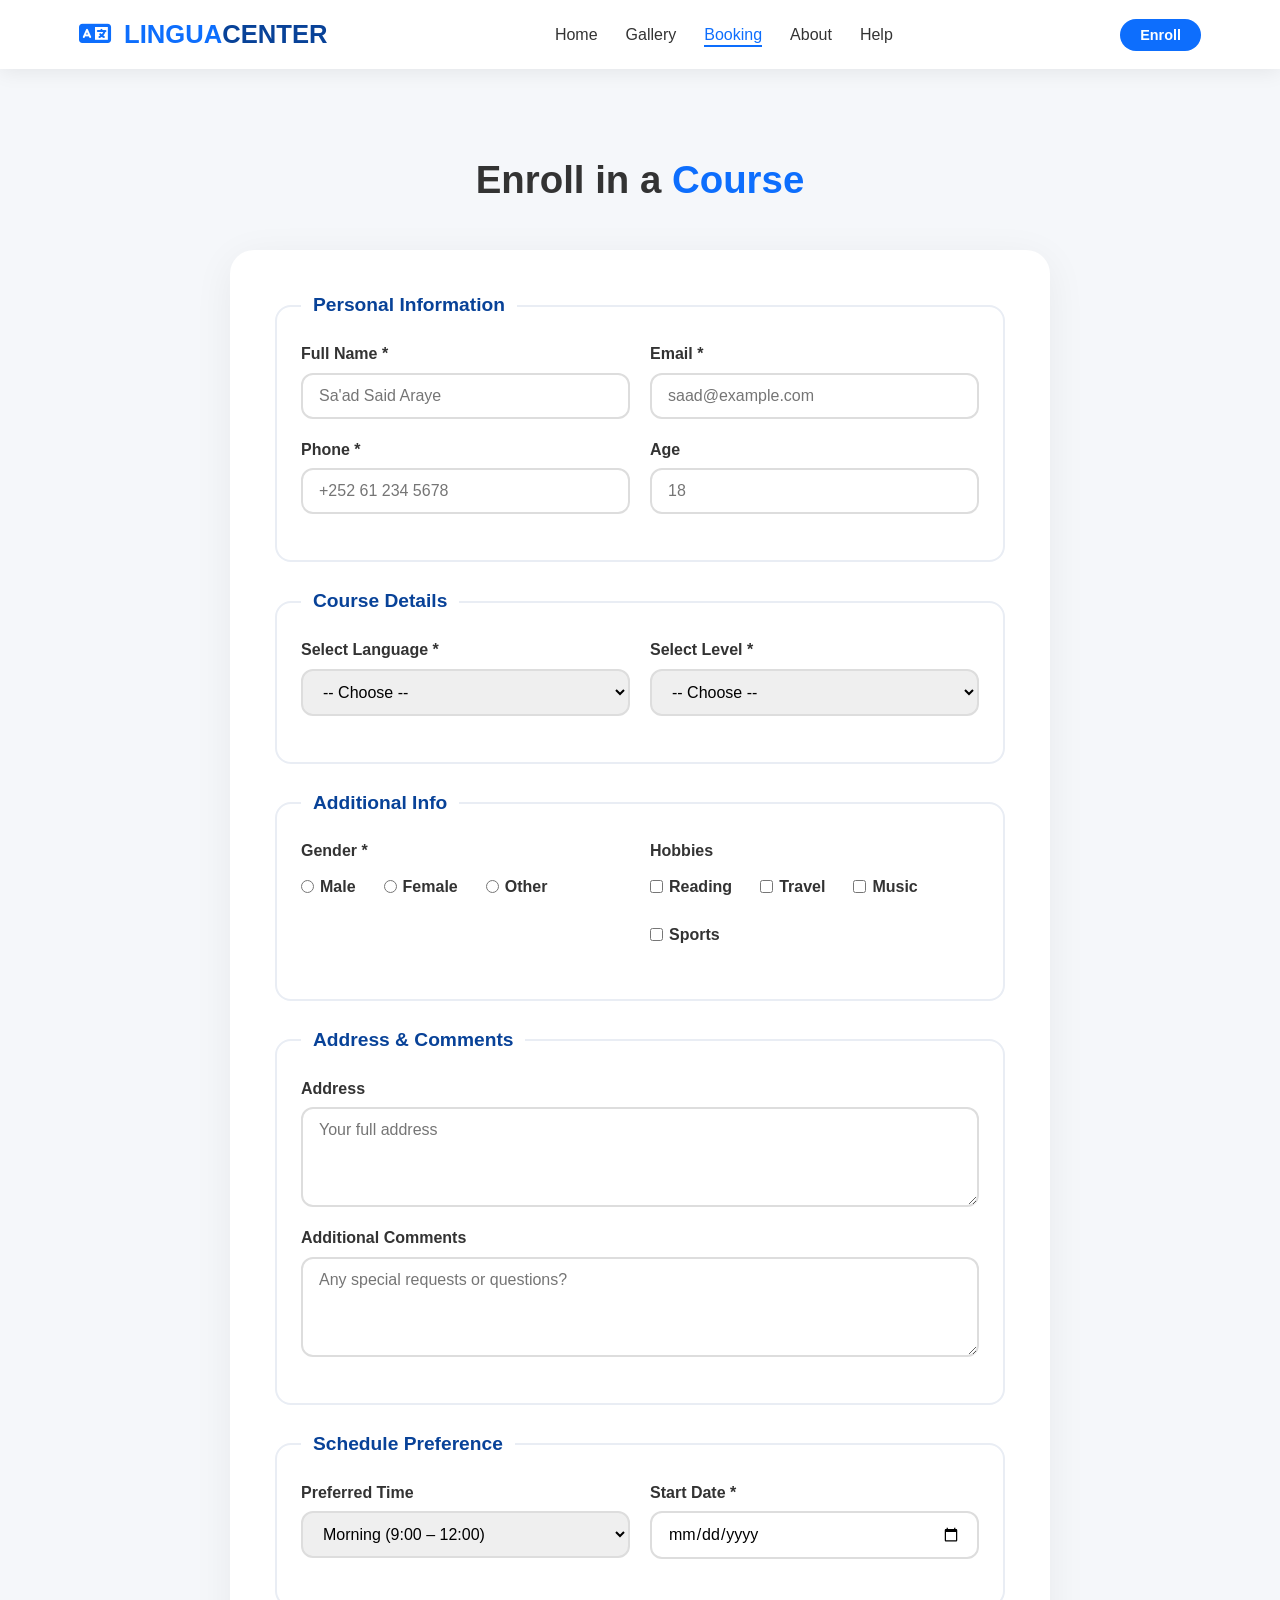
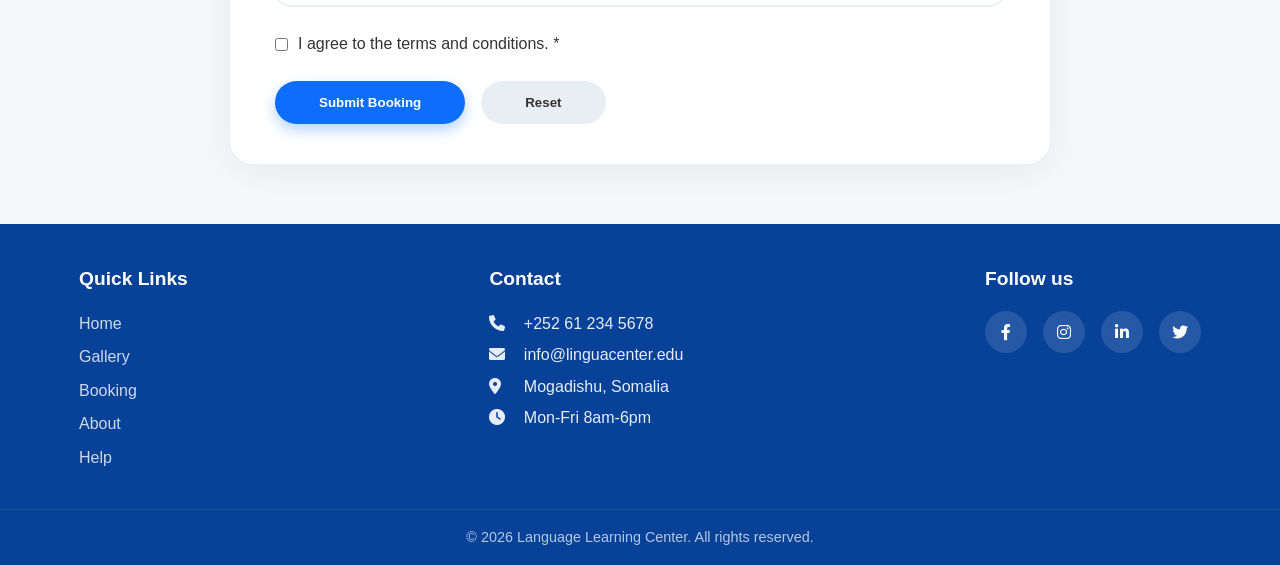
<file: booking.html>
<!DOCTYPE html>
<html lang="en">
<head>
    <meta charset="UTF-8" />
    <meta name="viewport" content="width=device-width, initial-scale=1.0" />
    <title>Booking - Language Learning Center</title>
    <link rel="stylesheet" href="https://cdnjs.cloudflare.com/ajax/libs/font-awesome/6.0.0-beta3/css/all.min.css" />
    <link rel="stylesheet" href="css/style.css" />
    <link rel="icon" href="favicon.ico" type="image/x-icon" />
</head>
<body>
    <header class="main-header">
        <div class="container nav-container">
            <div class="logo"><a href="index.html"><i class="fas fa-language"></i> LINGUA<span>CENTER</span></a></div>
            <nav class="main-nav" aria-label="Main navigation">
                <ul>
                    <li><a href="index.html">Home</a></li>
                    <li><a href="gallery.html">Gallery</a></li>
                    <li><a href="booking.html" class="active">Booking</a></li>
                    <li><a href="about.html">About</a></li>
                    <li><a href="help.html">Help</a></li>
                </ul>
            </nav>
            <div class="nav-cta"><a href="booking.html" class="btn-small">Enroll</a></div>
        </div>
    </header>

    <main>
        <section class="booking-page" aria-label="Booking form">
            <div class="container">
                <h2 class="section-title">Enroll in a <span>Course</span></h2>
                <form class="booking-form" action="#" method="post">
                    <!-- Personal Information -->
                    <fieldset>
                        <legend>Personal Information</legend>
                        <div class="form-row">
                            <div class="form-group">
                                <label for="fullname">Full Name *</label>
                                <input type="text" id="fullname" name="fullname" placeholder="Sa'ad Said Araye" required minlength="3" maxlength="50" />
                            </div>
                            <div class="form-group">
                                <label for="email">Email *</label>
                                <input type="email" id="email" name="email" placeholder="saad@example.com" required />
                            </div>
                        </div>
                        <div class="form-row">
                            <div class="form-group">
                                <label for="phone">Phone *</label>
                                <input type="tel" id="phone" name="phone" placeholder="+252 61 234 5678" required pattern="[0-9+\s\-]{8,20}" />
                            </div>
                            <div class="form-group">
                                <label for="age">Age</label>
                                <input type="number" id="age" name="age" min="5" max="99" placeholder="18" />
                            </div>
                        </div>
                    </fieldset>

                    <!-- Course Selection -->
                    <fieldset>
                        <legend>Course Details</legend>
                        <div class="form-row">
                            <div class="form-group">
                                <label for="language">Select Language *</label>
                                <select id="language" name="language" required>
                                    <option value="">-- Choose --</option>
                                    <option value="english">English</option>
                                    <option value="arabic">Arabic</option>
                                    <option value="french">French</option>
                                    <option value="turkish">Turkish</option>
                                    <option value="chinese">Chinese</option>
                                    <option value="spanish">Spanish</option>
                                </select>
                            </div>
                            <div class="form-group">
                                <label for="level">Select Level *</label>
                                <select id="level" name="level" required>
                                    <option value="">-- Choose --</option>
                                    <option value="beginner">Beginner</option>
                                    <option value="intermediate">Intermediate</option>
                                    <option value="advanced">Advanced</option>
                                </select>
                            </div>
                        </div>
                    </fieldset>

                    <!-- Gender & Hobbies -->
                    <fieldset>
                        <legend>Additional Info</legend>
                        <div class="form-row">
                            <div class="form-group">
                                <label>Gender *</label>
                                <div class="radio-group">
                                    <label><input type="radio" name="gender" value="male" required /> Male</label>
                                    <label><input type="radio" name="gender" value="female" /> Female</label>
                                    <label><input type="radio" name="gender" value="other" /> Other</label>
                                </div>
                            </div>
                            <div class="form-group">
                                <label>Hobbies</label>
                                <div class="checkbox-group">
                                    <label><input type="checkbox" name="hobbies" value="reading" /> Reading</label>
                                    <label><input type="checkbox" name="hobbies" value="travel" /> Travel</label>
                                    <label><input type="checkbox" name="hobbies" value="music" /> Music</label>
                                    <label><input type="checkbox" name="hobbies" value="sports" /> Sports</label>
                                </div>
                            </div>
                        </div>
                    </fieldset>

                    <!-- Address & Comments -->
                    <fieldset>
                        <legend>Address &amp; Comments</legend>
                        <div class="form-row">
                            <div class="form-group full-width">
                                <label for="address">Address</label>
                                <textarea id="address" name="address" rows="2" placeholder="Your full address"></textarea>
                            </div>
                        </div>
                        <div class="form-row">
                            <div class="form-group full-width">
                                <label for="comments">Additional Comments</label>
                                <textarea id="comments" name="comments" rows="3" placeholder="Any special requests or questions?"></textarea>
                            </div>
                        </div>
                    </fieldset>

                    <!-- Preferred Time & Date -->
                    <fieldset>
                        <legend>Schedule Preference</legend>
                        <div class="form-row">
                            <div class="form-group">
                                <label for="preftime">Preferred Time</label>
                                <select id="preftime" name="preftime">
                                    <option value="morning">Morning (9:00 – 12:00)</option>
                                    <option value="afternoon">Afternoon (13:00 – 16:00)</option>
                                    <option value="evening">Evening (17:00 – 20:00)</option>
                                </select>
                            </div>
                            <div class="form-group">
                                <label for="startdate">Start Date *</label>
                                <input type="date" id="startdate" name="startdate" required />
                            </div>
                        </div>
                    </fieldset>

                    <!-- Agreement -->
                    <div class="form-row" style="margin-top:8px;">
                        <div class="form-group full-width">
                            <label style="font-weight:400; display:flex; align-items:center; gap:10px; cursor:pointer;">
                                <input type="checkbox" name="agreement" required />
                                I agree to the terms and conditions. *
                            </label>
                        </div>
                    </div>

                    <!-- Buttons -->
                    <div class="form-actions">
                        <button type="submit" class="btn-primary">Submit Booking</button>
                        <button type="reset" class="btn-secondary">Reset</button>
                    </div>
                </form>
            </div>
        </section>
    </main>

    <footer class="main-footer">
        <div class="container footer-grid">
            <div class="footer-col">
                <h4>Quick Links</h4>
                <ul>
                    <li><a href="index.html">Home</a></li>
                    <li><a href="gallery.html">Gallery</a></li>
                    <li><a href="booking.html">Booking</a></li>
                    <li><a href="about.html">About</a></li>
                    <li><a href="help.html">Help</a></li>
                </ul>
            </div>
            <div class="footer-col">
                <h4>Contact</h4>
                <p><i class="fas fa-phone"></i> +252 61 234 5678</p>
                <p><i class="fas fa-envelope"></i> info@linguacenter.edu</p>
                <p><i class="fas fa-map-marker-alt"></i> Mogadishu, Somalia</p>
                <p><i class="fas fa-clock"></i> Mon-Fri 8am-6pm</p>
            </div>
            <div class="footer-col">
                <h4>Follow us</h4>
                <div class="social-icons">
                    <a href="#" aria-label="Facebook"><i class="fab fa-facebook-f"></i></a>
                    <a href="#" aria-label="Instagram"><i class="fab fa-instagram"></i></a>
                    <a href="#" aria-label="LinkedIn"><i class="fab fa-linkedin-in"></i></a>
                    <a href="#" aria-label="Twitter"><i class="fab fa-twitter"></i></a>
                </div>
            </div>
        </div>
        <div class="footer-bottom"><p>&copy; 2026 Language Learning Center. All rights reserved.</p></div>
    </footer>
</body>
                                </html>
</file>
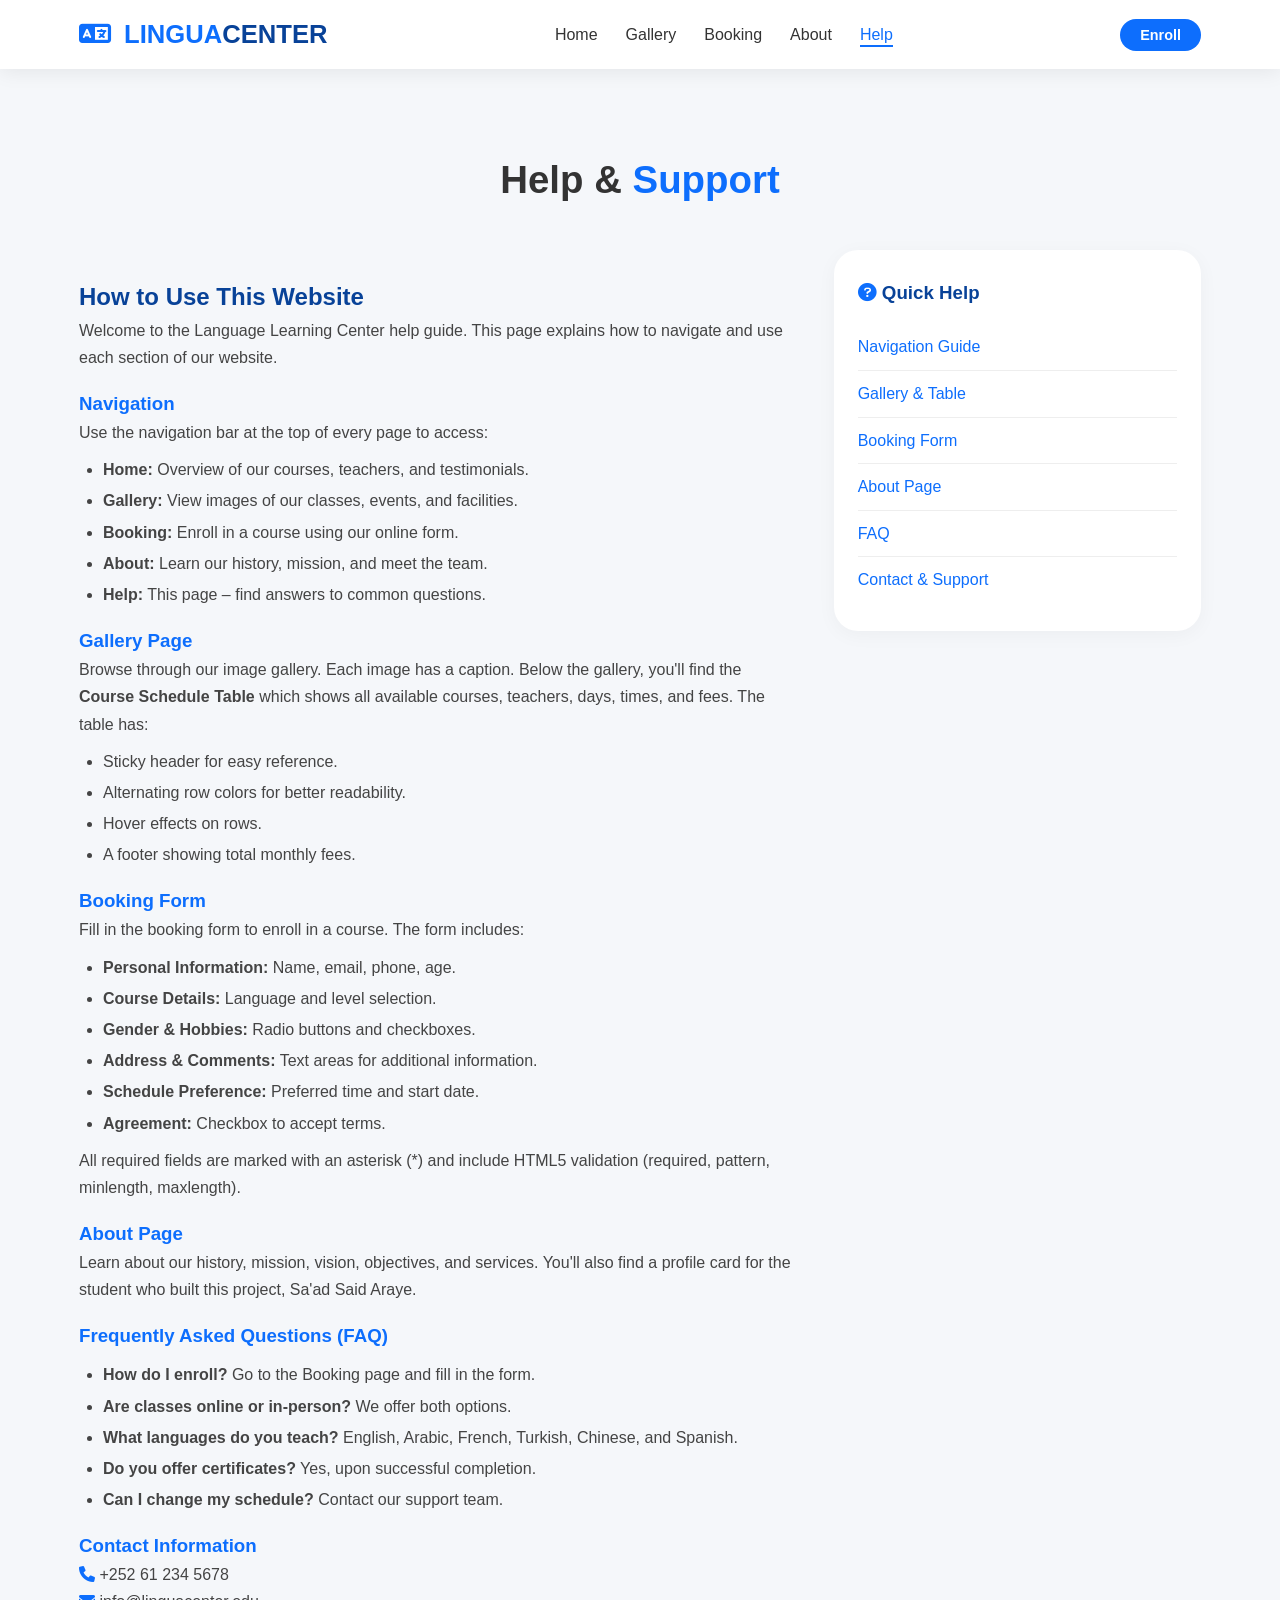
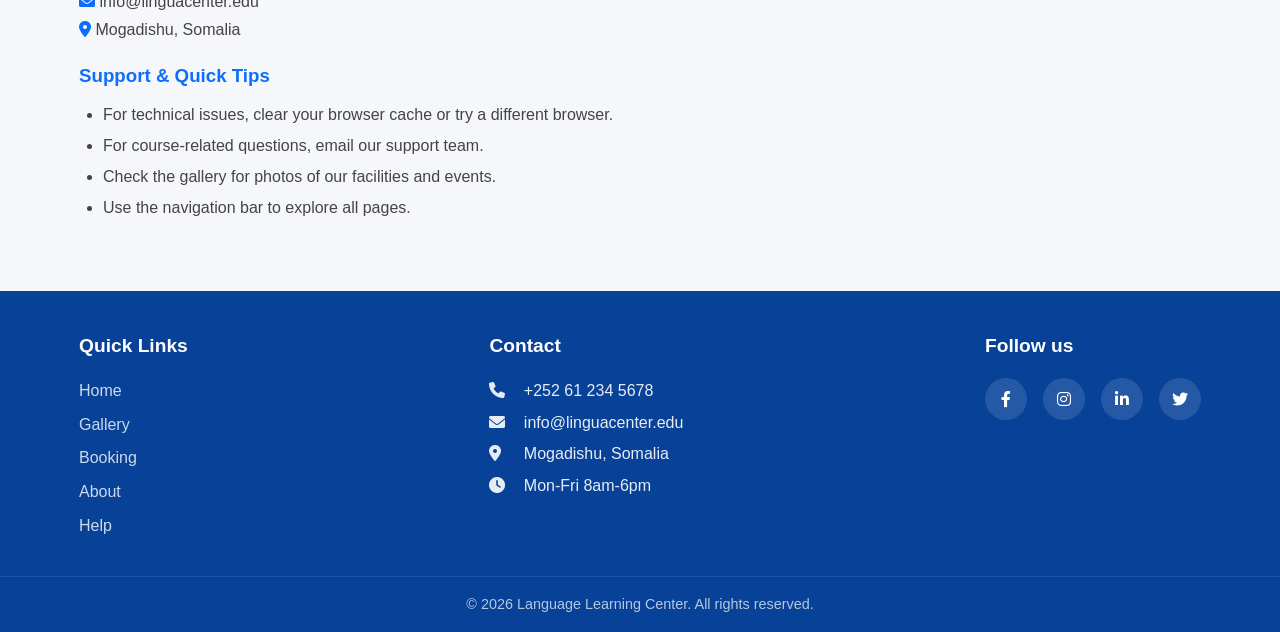
<file: help.html>
<!DOCTYPE html>
<html lang="en">
<head>
    <meta charset="UTF-8" />
    <meta name="viewport" content="width=device-width, initial-scale=1.0" />
    <title>Help - Language Learning Center</title>
    <link rel="stylesheet" href="https://cdnjs.cloudflare.com/ajax/libs/font-awesome/6.0.0-beta3/css/all.min.css" />
    <link rel="stylesheet" href="css/style.css" />
    <link rel="icon" href="favicon.ico" type="image/x-icon" />
</head>
<body>
    <header class="main-header">
        <div class="container nav-container">
            <div class="logo"><a href="index.html"><i class="fas fa-language"></i> LINGUA<span>CENTER</span></a></div>
            <nav class="main-nav" aria-label="Main navigation">
                <ul>
                    <li><a href="index.html">Home</a></li>
                    <li><a href="gallery.html">Gallery</a></li>
                    <li><a href="booking.html">Booking</a></li>
                    <li><a href="about.html">About</a></li>
                    <li><a href="help.html" class="active">Help</a></li>
                </ul>
            </nav>
            <div class="nav-cta"><a href="booking.html" class="btn-small">Enroll</a></div>
        </div>
    </header>

    <main>
        <section class="help-page" aria-label="Help and support">
            <div class="container">
                <h2 class="section-title">Help &amp; <span>Support</span></h2>
                <div class="help-grid">
                    <div class="help-main">
                        <h2>How to Use This Website</h2>
                        <p>Welcome to the Language Learning Center help guide. This page explains how to navigate and use each section of our website.</p>

                        <h3>Navigation</h3>
                        <p>Use the navigation bar at the top of every page to access:</p>
                        <ul>
                            <li><strong>Home:</strong> Overview of our courses, teachers, and testimonials.</li>
                            <li><strong>Gallery:</strong> View images of our classes, events, and facilities.</li>
                            <li><strong>Booking:</strong> Enroll in a course using our online form.</li>
                            <li><strong>About:</strong> Learn our history, mission, and meet the team.</li>
                            <li><strong>Help:</strong> This page – find answers to common questions.</li>
                        </ul>

                        <h3>Gallery Page</h3>
                        <p>Browse through our image gallery. Each image has a caption. Below the gallery, you'll find the <strong>Course Schedule Table</strong> which shows all available courses, teachers, days, times, and fees. The table has:</p>
                        <ul>
                            <li>Sticky header for easy reference.</li>
                            <li>Alternating row colors for better readability.</li>
                            <li>Hover effects on rows.</li>
                            <li>A footer showing total monthly fees.</li>
                        </ul>

                        <h3>Booking Form</h3>
                        <p>Fill in the booking form to enroll in a course. The form includes:</p>
                        <ul>
                            <li><strong>Personal Information:</strong> Name, email, phone, age.</li>
                            <li><strong>Course Details:</strong> Language and level selection.</li>
                            <li><strong>Gender &amp; Hobbies:</strong> Radio buttons and checkboxes.</li>
                            <li><strong>Address &amp; Comments:</strong> Text areas for additional information.</li>
                            <li><strong>Schedule Preference:</strong> Preferred time and start date.</li>
                            <li><strong>Agreement:</strong> Checkbox to accept terms.</li>
                        </ul>
                        <p>All required fields are marked with an asterisk (*) and include HTML5 validation (required, pattern, minlength, maxlength).</p>

                        <h3>About Page</h3>
                        <p>Learn about our history, mission, vision, objectives, and services. You'll also find a profile card for the student who built this project, Sa'ad Said Araye.</p>

                        <h3>Frequently Asked Questions (FAQ)</h3>
                        <ul>
                            <li><strong>How do I enroll?</strong> Go to the Booking page and fill in the form.</li>
                            <li><strong>Are classes online or in-person?</strong> We offer both options.</li>
                            <li><strong>What languages do you teach?</strong> English, Arabic, French, Turkish, Chinese, and Spanish.</li>
                            <li><strong>Do you offer certificates?</strong> Yes, upon successful completion.</li>
                            <li><strong>Can I change my schedule?</strong> Contact our support team.</li>
                        </ul>

                        <h3>Contact Information</h3>
                        <p><i class="fas fa-phone" style="color:#0D6EFD;"></i> +252 61 234 5678</p>
                        <p><i class="fas fa-envelope" style="color:#0D6EFD;"></i> info@linguacenter.edu</p>
                        <p><i class="fas fa-map-marker-alt" style="color:#0D6EFD;"></i> Mogadishu, Somalia</p>

                        <h3>Support &amp; Quick Tips</h3>
                        <ul>
                            <li>For technical issues, clear your browser cache or try a different browser.</li>
                            <li>For course-related questions, email our support team.</li>
                            <li>Check the gallery for photos of our facilities and events.</li>
                            <li>Use the navigation bar to explore all pages.</li>
                        </ul>
                    </div>

                    <!-- Sidebar -->
                    <aside class="help-sidebar" aria-label="Quick help links">
                        <h3><i class="fas fa-question-circle" style="color:#0D6EFD;"></i> Quick Help</h3>
                        <ul>
                            <li><a href="#navigation">Navigation Guide</a></li>
                            <li><a href="#gallery">Gallery &amp; Table</a></li>
                            <li><a href="#booking">Booking Form</a></li>
                            <li><a href="#about">About Page</a></li>
                            <li><a href="#faq">FAQ</a></li>
                            <li><a href="#contact">Contact &amp; Support</a></li>
                        </ul>
                    </aside>
                </div>
            </div>
        </section>
    </main>

    <footer class="main-footer">
        <div class="container footer-grid">
            <div class="footer-col">
                <h4>Quick Links</h4>
                <ul>
                    <li><a href="index.html">Home</a></li>
                    <li><a href="gallery.html">Gallery</a></li>
                    <li><a href="booking.html">Booking</a></li>
                    <li><a href="about.html">About</a></li>
                    <li><a href="help.html">Help</a></li>
                </ul>
            </div>
            <div class="footer-col">
                <h4>Contact</h4>
                <p><i class="fas fa-phone"></i> +252 61 234 5678</p>
                <p><i class="fas fa-envelope"></i> info@linguacenter.edu</p>
                <p><i class="fas fa-map-marker-alt"></i> Mogadishu, Somalia</p>
                <p><i class="fas fa-clock"></i> Mon-Fri 8am-6pm</p>
            </div>
            <div class="footer-col">
                <h4>Follow us</h4>
                <div class="social-icons">
                    <a href="#" aria-label="Facebook"><i class="fab fa-facebook-f"></i></a>
                    <a href="#" aria-label="Instagram"><i class="fab fa-instagram"></i></a>
                    <a href="#" aria-label="LinkedIn"><i class="fab fa-linkedin-in"></i></a>
                    <a href="#" aria-label="Twitter"><i class="fab fa-twitter"></i></a>
                </div>
            </div>
        </div>
        <div class="footer-bottom"><p>&copy; 2026 Language Learning Center. All rights reserved.</p></div>
    </footer>
</body>
                       </html>
</file>
<file: css/style.css>
/* ============================================================
   GLOBAL STYLES & RESET
   ============================================================ */

* {
    margin: 0;
    padding: 0;
    box-sizing: border-box;
}

body {
    font-family: Arial, Helvetica, sans-serif;
    background-color: #FFFFFF;
    color: #333333;
    line-height: 1.6;
}

a {
    text-decoration: none;
    color: inherit;
}

ul {
    list-style: none;
}

img {
    max-width: 100%;
    display: block;
}

.container {
    width: 90%;
    max-width: 1200px;
    margin: 0 auto;
    padding: 0 15px;
}

/* ============================================================
   BUTTONS
   ============================================================ */

.btn-primary {
    display: inline-block;
    background: #0D6EFD;
    color: #FFFFFF;
    padding: 14px 34px;
    border-radius: 50px;
    font-weight: bold;
    transition: background 0.3s ease, transform 0.2s ease;
    border: none;
    cursor: pointer;
    box-shadow: 0 6px 14px rgba(13, 110, 253, 0.3);
}

.btn-primary:hover {
    background: #084298;
    transform: translateY(-3px);
}

.btn-secondary {
    display: inline-block;
    background: transparent;
    color: #FFFFFF;
    padding: 14px 34px;
    border-radius: 50px;
    font-weight: bold;
    border: 2px solid #FFFFFF;
    transition: background 0.3s ease, transform 0.2s ease;
}

.btn-secondary:hover {
    background: rgba(255, 255, 255, 0.15);
    transform: translateY(-3px);
}

.btn-outline {
    display: inline-block;
    padding: 10px 24px;
    border: 2px solid #0D6EFD;
    color: #0D6EFD;
    border-radius: 50px;
    font-weight: bold;
    transition: all 0.3s ease;
}

.btn-outline:hover {
    background: #0D6EFD;
    color: #FFFFFF;
}

.btn-small {
    background: #0D6EFD;
    color: #FFFFFF;
    padding: 8px 20px;
    border-radius: 50px;
    font-weight: bold;
    transition: background 0.3s ease;
}

.btn-small:hover {
    background: #084298;
}

.section-title {
    font-size: 2.4rem;
    text-align: center;
    margin-bottom: 2.5rem;
    color: #333333;
}

.section-title span {
    color: #0D6EFD;
}

/* ============================================================
   HEADER / NAVIGATION (sticky)
   ============================================================ */

.main-header {
    position: sticky;
    top: 0;
    z-index: 1000;
    background: rgba(255, 255, 255, 0.95);
    backdrop-filter: blur(8px);
    box-shadow: 0 2px 20px rgba(0, 0, 0, 0.08);
    padding: 14px 0;
}

.nav-container {
    display: flex;
    justify-content: space-between;
    align-items: center;
}

.logo a {
    font-size: 1.6rem;
    font-weight: bold;
    color: #0D6EFD;
}

.logo a span {
    color: #084298;
}

.logo i {
    margin-right: 6px;
}

.main-nav ul {
    display: flex;
    gap: 28px;
}

.main-nav ul li a {
    font-weight: 500;
    color: #333333;
    transition: color 0.3s ease;
    position: relative;
}

.main-nav ul li a::after {
    content: '';
    position: absolute;
    bottom: -4px;
    left: 0;
    width: 0;
    height: 2px;
    background: #0D6EFD;
    transition: width 0.3s ease;
}

.main-nav ul li a:hover::after,
.main-nav ul li a.active::after {
    width: 100%;
}

.main-nav ul li a:hover,
.main-nav ul li a.active {
    color: #0D6EFD;
}

.nav-cta .btn-small {
    font-size: 0.9rem;
}

/* ============================================================
   HERO SECTION
   ============================================================ */

.hero {
    position: relative;
    background: linear-gradient(135deg, #084298 0%, #0D6EFD 100%);
    min-height: 85vh;
    display: flex;
    align-items: center;
    text-align: center;
    color: #FFFFFF;
    padding: 40px 0;
    overflow: hidden;
}

.hero-overlay {
    position: absolute;
    inset: 0;
    background: url('../images/hero.jpg') center/cover no-repeat;
    opacity: 0.25;
    mix-blend-mode: overlay;
}

.hero-content {
    position: relative;
    z-index: 2;
    max-width: 800px;
    margin: 0 auto;
}

.hero-content h1 {
    font-size: 3.8rem;
    margin-bottom: 18px;
    text-shadow: 0 4px 20px rgba(0, 0, 0, 0.25);
}

.hero-content p {
    font-size: 1.25rem;
    margin-bottom: 32px;
    opacity: 0.95;
}

.hero-buttons {
    display: flex;
    justify-content: center;
    gap: 20px;
    flex-wrap: wrap;
}

/* Wave divider */
.wave-divider {
    position: absolute;
    bottom: 0;
    left: 0;
    width: 100%;
    height: 60px;
    overflow: hidden;
    z-index: 2;
}

.wave-divider svg {
    width: 100%;
    height: 100%;
    display: block;
}

/* ============================================================
   POPULAR COURSES
   ============================================================ */

.courses {
    padding: 70px 0;
    background: #FFFFFF;
}

.course-grid {
    display: flex;
    flex-wrap: wrap;
    gap: 30px;
    justify-content: center;
}

.course-card {
    flex: 1 1 280px;
    max-width: 340px;
    background: #FFFFFF;
    border-radius: 20px;
    overflow: hidden;
    box-shadow: 0 8px 30px rgba(0, 0, 0, 0.08);
    transition: transform 0.4s ease, box-shadow 0.4s ease;
}

.course-card:hover {
    transform: translateY(-12px);
    box-shadow: 0 16px 48px rgba(13, 110, 253, 0.18);
}

.course-card figure {
    height: 180px;
    overflow: hidden;
}

.course-card figure img {
    width: 100%;
    height: 100%;
    object-fit: cover;
    transition: transform 0.5s ease;
}

.course-card:hover figure img {
    transform: scale(1.06);
}

.course-info {
    padding: 22px 20px 26px;
    text-align: center;
}

.course-info h3 {
    font-size: 1.5rem;
    color: #084298;
}

.course-info p {
    margin: 10px 0 16px;
    color: #666;
}

/* ============================================================
   WHY CHOOSE US
   ============================================================ */

.why-choose {
    padding: 60px 0;
    background: #F5F7FA;
}

.features-grid {
    display: flex;
    flex-wrap: wrap;
    gap: 30px;
    justify-content: center;
}

.feature-item {
    flex: 1 1 180px;
    max-width: 200px;
    text-align: center;
    padding: 20px 10px;
    background: #FFFFFF;
    border-radius: 20px;
    box-shadow: 0 4px 16px rgba(0, 0, 0, 0.04);
    transition: transform 0.3s ease;
}

.feature-item:hover {
    transform: scale(1.04);
}

.feature-item i {
    font-size: 2.6rem;
    color: #0D6EFD;
    margin-bottom: 12px;
}

.feature-item h3 {
    font-size: 1.1rem;
    color: #084298;
}

.feature-item p {
    font-size: 0.9rem;
    color: #666;
    margin-top: 6px;
}

/* ============================================================
   TEACHERS
   ============================================================ */

.teachers {
    padding: 60px 0;
    background: #FFFFFF;
}

.teacher-grid {
    display: flex;
    flex-wrap: wrap;
    gap: 30px;
    justify-content: center;
}

.teacher-card {
    flex: 1 1 220px;
    max-width: 260px;
    text-align: center;
    padding: 20px 16px 24px;
    background: #F5F7FA;
    border-radius: 24px;
    transition: all 0.3s ease;
}

.teacher-card:hover {
    background: #FFFFFF;
    box-shadow: 0 12px 32px rgba(0, 0, 0, 0.08);
    transform: translateY(-8px);
}

.teacher-card img {
    width: 100px;
    height: 100px;
    border-radius: 50%;
    object-fit: cover;
    margin: 0 auto 12px;
    border: 4px solid #0D6EFD;
}

.teacher-card h4 {
    font-size: 1.2rem;
    color: #084298;
}

.teacher-card p {
    color: #0D6EFD;
    font-weight: 500;
}

.teacher-card span {
    display: block;
    font-size: 0.9rem;
    color: #666;
    margin: 4px 0;
}

.stars {
    color: #f5b342;
    letter-spacing: 2px;
}

/* ============================================================
   STATISTICS
   ============================================================ */

.stats {
    padding: 60px 0;
    background: linear-gradient(135deg, #084298, #0D6EFD);
    color: #FFFFFF;
}

.stats-grid {
    display: flex;
    flex-wrap: wrap;
    justify-content: space-around;
    text-align: center;
    gap: 30px;
}

.stat-num {
    font-size: 3rem;
    font-weight: bold;
    display: block;
}

/* ============================================================
   TESTIMONIALS
   ============================================================ */

.testimonials {
    padding: 60px 0;
    background: #F5F7FA;
}

.testimonial-grid {
    display: flex;
    flex-wrap: wrap;
    gap: 30px;
    justify-content: center;
}

.testimonial-card {
    flex: 1 1 240px;
    max-width: 300px;
    background: #FFFFFF;
    padding: 28px 20px;
    border-radius: 24px;
    text-align: center;
    box-shadow: 0 4px 16px rgba(0, 0, 0, 0.04);
    transition: transform 0.3s ease;
}

.testimonial-card:hover {
    transform: translateY(-6px);
}

.testimonial-card img {
    width: 70px;
    height: 70px;
    border-radius: 50%;
    object-fit: cover;
    margin: 0 auto 12px;
}

.testimonial-card h4 {
    color: #084298;
}

.testimonial-card p {
    font-style: italic;
    margin: 10px 0;
    color: #444;
}

/* ============================================================
   NEWSLETTER
   ============================================================ */

.newsletter {
    padding: 50px 0;
    background: #FFFFFF;
    text-align: center;
}

.newsletter h3 {
    font-size: 2rem;
    color: #084298;
}

.newsletter p {
    margin-bottom: 20px;
    color: #555;
}

.newsletter-form {
    display: flex;
    flex-wrap: wrap;
    justify-content: center;
    gap: 12px;
    max-width: 500px;
    margin: 0 auto;
}

.newsletter-form input {
    flex: 1 1 220px;
    padding: 14px 20px;
    border: 2px solid #ddd;
    border-radius: 50px;
    font-size: 1rem;
    outline: none;
    transition: border-color 0.3s ease;
}

.newsletter-form input:focus {
    border-color: #0D6EFD;
}

/* ============================================================
   FOOTER
   ============================================================ */

.main-footer {
    background: #084298;
    color: #FFFFFF;
    padding: 40px 0 0;
}

.footer-grid {
    display: flex;
    flex-wrap: wrap;
    gap: 40px;
    justify-content: space-between;
}

.footer-col h4 {
    margin-bottom: 16px;
    font-size: 1.2rem;
}

.footer-col ul li {
    margin-bottom: 8px;
}

.footer-col ul li a {
    opacity: 0.8;
    transition: opacity 0.3s ease;
}

.footer-col ul li a:hover {
    opacity: 1;
}

.footer-col p {
    margin-bottom: 6px;
    opacity: 0.9;
}

.footer-col p i {
    margin-right: 10px;
    width: 20px;
}

.social-icons {
    display: flex;
    gap: 16px;
    margin-top: 10px;
}

.social-icons a {
    display: inline-flex;
    align-items: center;
    justify-content: center;
    width: 42px;
    height: 42px;
    border-radius: 50%;
    background: rgba(255, 255, 255, 0.12);
    transition: background 0.3s ease, transform 0.3s ease;
}

.social-icons a:hover {
    background: #0D6EFD;
    transform: scale(1.08);
}

.footer-bottom {
    margin-top: 30px;
    padding: 16px 0;
    border-top: 1px solid rgba(255, 255, 255, 0.12);
    text-align: center;
    font-size: 0.9rem;
    opacity: 0.7;
}

/* ============================================================
   GALLERY PAGE
   ============================================================ */

.gallery-page {
    padding: 80px 0 60px;
    background: #F5F7FA;
}

.gallery-grid {
    display: flex;
    flex-wrap: wrap;
    gap: 25px;
    justify-content: center;
}

.gallery-item {
    flex: 1 1 240px;
    max-width: 300px;
    border-radius: 16px;
    overflow: hidden;
    box-shadow: 0 6px 24px rgba(0, 0, 0, 0.08);
    transition: transform 0.4s ease, box-shadow 0.4s ease;
}

.gallery-item:hover {
    transform: scale(1.04);
    box-shadow: 0 12px 40px rgba(13, 110, 253, 0.2);
}

.gallery-item img {
    width: 100%;
    height: 220px;
    object-fit: cover;
    transition: transform 0.5s ease;
}

.gallery-item:hover img {
    transform: scale(1.08);
}

.gallery-item figcaption {
    padding: 14px;
    background: #FFFFFF;
    text-align: center;
    font-weight: 500;
    color: #084298;
}

/* Course Schedule Table */
.schedule-section {
    padding: 60px 0;
    background: #FFFFFF;
}

.table-wrapper {
    overflow-x: auto;
}

.schedule-table {
    width: 100%;
    border-collapse: collapse;
    border-radius: 16px;
    overflow: hidden;
    box-shadow: 0 4px 20px rgba(0, 0, 0, 0.06);
}

.schedule-table thead {
    position: sticky;
    top: 0;
    z-index: 10;
}

.schedule-table thead tr {
    background: #0D6EFD;
    color: #FFFFFF;
}

.schedule-table th {
    padding: 16px 20px;
    text-align: left;
    font-weight: 600;
}

.schedule-table td {
    padding: 14px 20px;
    border-bottom: 1px solid #eee;
}

.schedule-table tbody tr:nth-child(even) {
    background: #F5F7FA;
}

.schedule-table tbody tr:hover {
    background: #e3edfe;
    transition: background 0.2s ease;
}

.schedule-table tfoot tr {
    background: #084298;
    color: #FFFFFF;
    font-weight: bold;
}

.schedule-table tfoot td {
    padding: 14px 20px;
}

/* ============================================================
   BOOKING PAGE
   ============================================================ */

.booking-page {
    padding: 80px 0 60px;
    background: #F5F7FA;
}

.booking-form {
    background: #FFFFFF;
    padding: 40px 45px;
    border-radius: 24px;
    max-width: 820px;
    margin: 0 auto;
    box-shadow: 0 8px 40px rgba(0, 0, 0, 0.06);
}

.booking-form fieldset {
    border: 2px solid #e9edf4;
    border-radius: 16px;
    padding: 20px 24px 28px;
    margin-bottom: 24px;
}

.booking-form legend {
    font-size: 1.2rem;
    font-weight: bold;
    color: #084298;
    padding: 0 12px;
}

.booking-form .form-row {
    display: flex;
    flex-wrap: wrap;
    gap: 20px;
    margin-bottom: 18px;
}

.booking-form .form-group {
    flex: 1 1 200px;
    display: flex;
    flex-direction: column;
}

.booking-form .form-group label {
    font-weight: 600;
    margin-bottom: 6px;
    color: #333;
}

.booking-form .form-group input,
.booking-form .form-group select,
.booking-form .form-group textarea {
    padding: 12px 16px;
    border: 2px solid #ddd;
    border-radius: 12px;
    font-size: 1rem;
    transition: border-color 0.3s ease;
    font-family: inherit;
}

.booking-form .form-group input:focus,
.booking-form .form-group select:focus,
.booking-form .form-group textarea:focus {
    border-color: #0D6EFD;
    outline: none;
}

.booking-form .form-group textarea {
    resize: vertical;
    min-height: 100px;
}

.radio-group,
.checkbox-group {
    display: flex;
    flex-wrap: wrap;
    gap: 16px 28px;
    padding-top: 4px;
}

.radio-group label,
.checkbox-group label {
    font-weight: 400;
    display: flex;
    align-items: center;
    gap: 6px;
    cursor: pointer;
}

.booking-form .full-width {
    flex: 1 1 100%;
}

.booking-form .form-actions {
    display: flex;
    flex-wrap: wrap;
    gap: 16px;
    margin-top: 10px;
}

.booking-form .btn-primary {
    padding: 14px 44px;
}

.booking-form .btn-secondary {
    background: #e9edf4;
    color: #333;
    border: none;
    padding: 14px 44px;
    border-radius: 50px;
    font-weight: bold;
    cursor: pointer;
    transition: background 0.3s ease;
}

.booking-form .btn-secondary:hover {
    background: #d5dce8;
}

/* ============================================================
   ABOUT PAGE
   ============================================================ */

.about-page {
    padding: 80px 0 60px;
    background: #F5F7FA;
}

.about-grid {
    display: flex;
    flex-wrap: wrap;
    gap: 40px;
    justify-content: center;
}

.about-content {
    flex: 2 1 500px;
}

.about-content h2 {
    color: #084298;
    margin-top: 24px;
}

.about-content p {
    margin: 10px 0;
    color: #444;
}

.about-content ul {
    list-style: disc;
    padding-left: 24px;
    margin: 10px 0;
}

.about-content ul li {
    margin-bottom: 6px;
    color: #444;
}

/* Student Profile Card */
.profile-card {
    flex: 1 1 320px;
    max-width: 380px;
    background: #FFFFFF;
    padding: 32px 28px;
    border-radius: 24px;
    text-align: center;
    box-shadow: 0 8px 32px rgba(0, 0, 0, 0.06);
    border-top: 6px solid #0D6EFD;
}

.profile-card .avatar {
    width: 120px;
    height: 120px;
    border-radius: 50%;
    background: #0D6EFD;
    color: #FFFFFF;
    display: flex;
    align-items: center;
    justify-content: center;
    font-size: 3rem;
    font-weight: bold;
    margin: 0 auto 16px;
}

.profile-card h3 {
    color: #084298;
    font-size: 1.6rem;
}

.profile-card .role {
    color: #0D6EFD;
    font-weight: 600;
}

.profile-card .detail {
    margin: 8px 0;
    color: #555;
}

.profile-card .detail strong {
    color: #333;
}

/* ============================================================
   HELP PAGE
   ============================================================ */

.help-page {
    padding: 80px 0 60px;
    background: #F5F7FA;
}

.help-grid {
    display: flex;
    flex-wrap: wrap;
    gap: 40px;
}

.help-main {
    flex: 2 1 500px;
}

.help-main h2 {
    color: #084298;
    margin-top: 28px;
}

.help-main h3 {
    color: #0D6EFD;
    margin-top: 18px;
}

.help-main p,
.help-main li {
    color: #444;
    line-height: 1.7;
}

.help-main ul {
    list-style: disc;
    padding-left: 24px;
    margin: 10px 0;
}

.help-main ul li {
    margin-bottom: 4px;
}

.help-sidebar {
    flex: 1 1 260px;
    background: #FFFFFF;
    padding: 28px 24px;
    border-radius: 24px;
    box-shadow: 0 4px 20px rgba(0, 0, 0, 0.04);
    height: fit-content;
}

.help-sidebar h3 {
    color: #084298;
    margin-bottom: 16px;
}

.help-sidebar ul li {
    padding: 10px 0;
    border-bottom: 1px solid #eee;
}

.help-sidebar ul li:last-child {
    border-bottom: none;
}

.help-sidebar ul li a {
    color: #0D6EFD;
    font-weight: 500;
}

.help-sidebar ul li a:hover {
    text-decoration: underline;
}

/* ============================================================
   RESPONSIVE DESIGN
   ============================================================ */

@media (max-width: 992px) {
    .hero-content h1 {
        font-size: 2.8rem;
    }
    .main-nav ul {
        gap: 16px;
    }
}

@media (max-width: 768px) {
    .nav-container {
        flex-wrap: wrap;
        gap: 12px;
    }
    .main-nav {
        order: 3;
        width: 100%;
    }
    .main-nav ul {
        justify-content: center;
        flex-wrap: wrap;
        gap: 12px 20px;
    }
    .nav-cta {
        margin-left: auto;
    }
    .hero-content h1 {
        font-size: 2.2rem;
    }
    .hero-buttons {
        flex-direction: column;
        align-items: center;
    }
    .section-title {
        font-size: 1.8rem;
    }
    .course-card {
        flex: 1 1 100%;
        max-width: 340px;
    }
    .feature-item {
        flex: 1 1 140px;
    }
    .footer-grid {
        flex-direction: column;
        gap: 30px;
    }
    .stats-grid {
        flex-direction: column;
        gap: 20px;
    }
    .stat-num {
        font-size: 2.2rem;
    }
    .booking-form {
        padding: 24px 18px;
    }
    .booking-form .form-row {
        flex-direction: column;
        gap: 12px;
    }
    .booking-form .form-group {
        flex: 1 1 auto;
    }
    .about-grid {
        flex-direction: column;
    }
    .profile-card {
        max-width: 100%;
    }
    .help-grid {
        flex-direction: column;
    }
}

@media (max-width: 480px) {
    .hero-content h1 {
        font-size: 1.8rem;
    }
    .btn-primary,
    .btn-secondary {
        padding: 12px 28px;
        width: 100%;
        text-align: center;
    }
    .newsletter-form {
        flex-direction: column;
        align-items: stretch;
    }
    .newsletter-form input {
        flex: 1 1 auto;
    }
    .schedule-table th,
    .schedule-table td {
        padding: 10px 12px;
        font-size: 0.85rem;
    }
}
</file>
